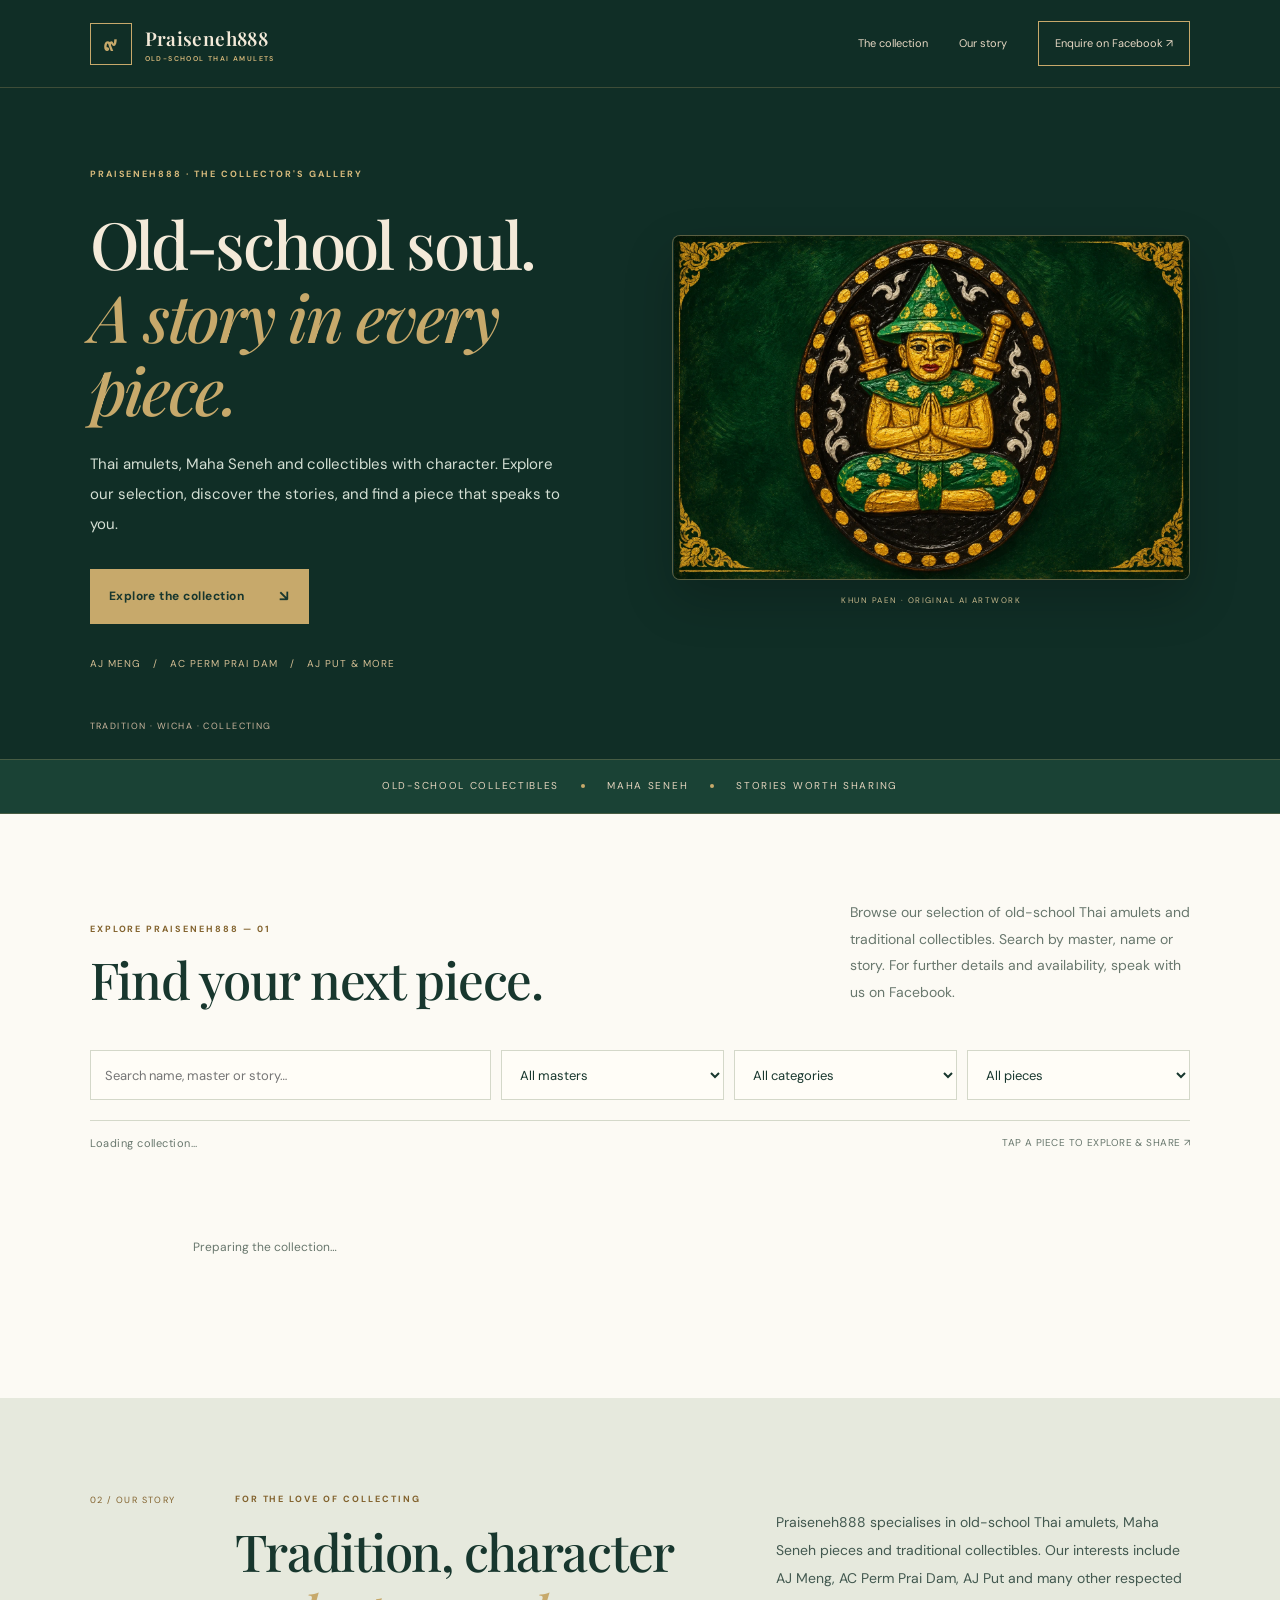
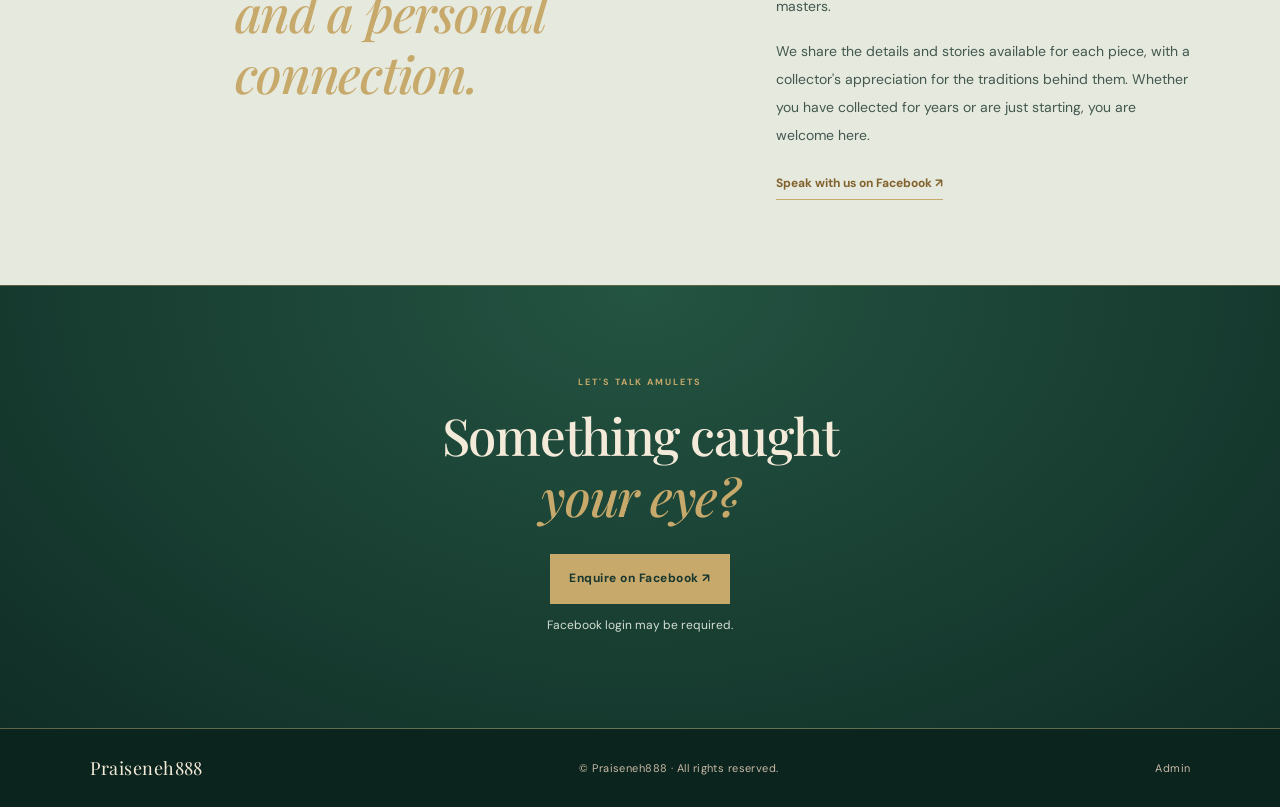
<file: index.html>
<!doctype html>
<html lang="en">
<head>
  <meta charset="UTF-8">
  <meta name="viewport" content="width=device-width, initial-scale=1">
  <meta name="theme-color" content="#123d33">

  <title>Praiseneh888 | Old-School Thai Amulets</title>

  <meta name="description" content="Explore old-school Thai amulets, Maha Seneh pieces and traditional collectibles at Praiseneh888. Featuring AJ Meng, AC Perm Prai Dam, AJ Put and more.">

  <meta name="robots" content="index, follow">

  <link rel="preconnect" href="https://fonts.googleapis.com">
  <link rel="preconnect" href="https://fonts.gstatic.com" crossorigin>

  <link href="https://fonts.googleapis.com/css2?family=DM+Sans:wght@400;500;600;700&family=Playfair+Display:ital,wght@0,500;0,600;0,700;1,500&display=swap" rel="stylesheet">

  <link rel="stylesheet" href="/styles.css?v=emerald4">
</head>

<body>

<header class="site-header">

  <a class="brand" href="/" aria-label="Praiseneh888 home">
    <span class="brand-symbol">๙</span>

    <span class="brand-name">
      Praiseneh888
      <small>OLD-SCHOOL THAI AMULETS</small>
    </span>
  </a>

  <nav id="mainNav">
    <a href="#catalogue">The collection</a>
    <a href="#about">Our story</a>

    <a class="nav-cta"
       href="https://www.facebook.com/profile.php?id=100081192944434"
       target="_blank"
       rel="noopener noreferrer">
      Enquire on Facebook ↗
    </a>
  </nav>

  <button class="menu-toggle"
          id="menuToggle"
          aria-label="Open menu"
          aria-controls="mainNav"
          aria-expanded="false">
    ☰
  </button>

</header>

<main>

  <!-- HERO SECTION -->

  <section class="hero">

    <div class="hero-copy">

      <p class="eyebrow">
        PRAISENEH888 · THE COLLECTOR'S GALLERY
      </p>

      <h1>
        Old-school soul.<br>
        <em>A story in every piece.</em>
      </h1>

      <p class="hero-description">
        Thai amulets, Maha Seneh and collectibles with character.
        Explore our selection, discover the stories, and find a piece
        that speaks to you.
      </p>

      <a class="primary-button" href="#catalogue">
        Explore the collection <span>↘</span>
      </a>

      <p class="hero-masters">
        AJ MENG &nbsp; / &nbsp;
        AC PERM PRAI DAM &nbsp; / &nbsp;
        AJ PUT & MORE
      </p>

    </div>

    <!-- HERO ARTWORK -->

    <figure class="hero-figure">

      <img
        src="/khun-paen-hero.webp?v=3"
        alt="Praiseneh888 original Khun Paen artwork in emerald green and antique gold"
        loading="eager"
        fetchpriority="high">

      <figcaption>
        KHUN PAEN · ORIGINAL AI ARTWORK
      </figcaption>

    </figure>

    <div class="hero-index">
      TRADITION · WICHA · COLLECTING
    </div>

  </section>

  <!-- COLLECTION TICKER -->

  <div class="ticker">

    <span>OLD-SCHOOL COLLECTIBLES</span>
    <i></i>

    <span>MAHA SENEH</span>
    <i></i>

    <span>STORIES WORTH SHARING</span>

  </div>

  <!-- CATALOGUE -->

  <section class="catalogue section" id="catalogue">

    <div class="section-heading">

      <div>
        <p class="eyebrow">
          EXPLORE PRAISENEH888 — 01
        </p>

        <h2>Find your next piece.</h2>
      </div>

      <p class="section-intro">
        Browse our selection of old-school Thai amulets and
        traditional collectibles. Search by master, name or story.
        For further details and availability, speak with us on Facebook.
      </p>

    </div>

    <!-- SEARCH AND FILTERS -->

    <div class="filters">

      <input
        id="searchInput"
        type="search"
        placeholder="Search name, master or story…"
        aria-label="Search catalogue">

      <!-- FIX: MASTER FILTER ADDED -->

      <select
        id="masterFilter"
        aria-label="Filter by master">

        <option value="">All masters</option>

      </select>

      <select
        id="categoryFilter"
        aria-label="Filter by category">

        <option value="">All categories</option>

      </select>

      <select
        id="statusFilter"
        aria-label="Filter by availability">

        <option value="">All pieces</option>
        <option value="available">Available</option>
        <option value="reserved">Reserved</option>
        <option value="sold">Past collection</option>

      </select>

    </div>

    <div class="collection-meta">

      <span id="resultCount" aria-live="polite">
        Loading collection…
      </span>

      <span class="collection-hint">
        TAP A PIECE TO EXPLORE & SHARE ↗
      </span>

    </div>

    <!-- COLLECTION GRID -->

    <div id="catalogueGrid" class="catalogue-grid">

      <div class="loading">
        Preparing the collection…
      </div>

    </div>

    <p id="emptyState" class="empty-state" hidden>
      No pieces match your filters.
    </p>

  </section>

  <!-- ABOUT PRAISENEH888 -->

  <section class="about section" id="about">

    <div class="about-number">
      02 / OUR STORY
    </div>

    <div class="about-content">

      <p class="eyebrow">
        FOR THE LOVE OF COLLECTING
      </p>

      <h2>
        Tradition, character<br>
        <em>and a personal connection.</em>
      </h2>

    </div>

    <div class="about-text">

      <p>
        Praiseneh888 specialises in old-school Thai amulets,
        Maha Seneh pieces and traditional collectibles.
        Our interests include AJ Meng, AC Perm Prai Dam,
        AJ Put and many other respected masters.
      </p>

      <p>
        We share the details and stories available for each piece,
        with a collector's appreciation for the traditions behind them.
        Whether you have collected for years or are just starting,
        you are welcome here.
      </p>

      <a class="text-link"
         href="https://www.facebook.com/profile.php?id=100081192944434"
         target="_blank"
         rel="noopener noreferrer">

        Speak with us on Facebook ↗

      </a>

    </div>

  </section>

  <!-- CONTACT SECTION -->

  <section class="contact-band">

    <p class="eyebrow">
      LET'S TALK AMULETS
    </p>

    <h2>
      Something caught<br>
      <em>your eye?</em>
    </h2>

    <a class="primary-button"
       href="https://www.facebook.com/profile.php?id=100081192944434"
       target="_blank"
       rel="noopener noreferrer">

      Enquire on Facebook ↗

    </a>

    <p class="contact-note">
      Facebook login may be required.
    </p>

  </section>

</main>

<!-- FOOTER -->

<footer>

  <a class="footer-brand" href="/">
    Praiseneh888
  </a>

  <span>
    © <span id="year"></span>
    Praiseneh888 · All rights reserved.
  </span>

  <a href="/admin.html">
    Admin
  </a>

</footer>

<!-- AMULET DETAIL MODAL -->

<div class="modal" id="detailModal" aria-hidden="true">

  <div class="modal-backdrop" data-close></div>

  <div class="modal-panel">

    <button
      class="modal-close"
      data-close
      aria-label="Close">
      ×
    </button>

    <div id="modalContent"></div>

  </div>

</div>

<!-- WEBSITE JAVASCRIPT -->

<script type="module" src="/app.js?v=emerald5"></script>
</body>
</html>
</file>
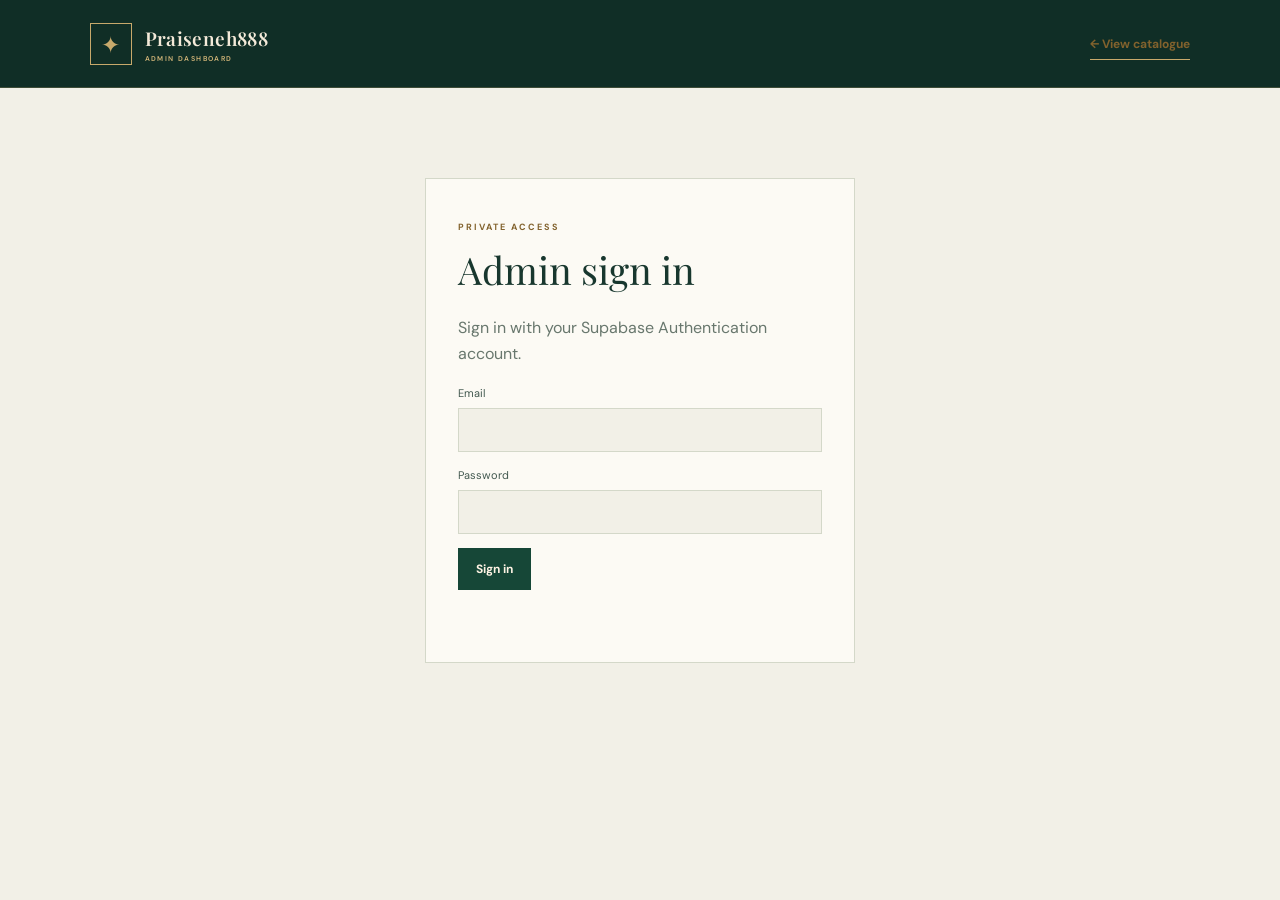
<file: admin.html>
<!doctype html>
<html lang="en">
<head>
  <meta charset="UTF-8">
  <meta name="viewport" content="width=device-width, initial-scale=1">
  <meta name="theme-color" content="#102e26">
  <meta name="robots" content="noindex, nofollow">
  <title>Admin | Praiseneh888</title>
  <link rel="preconnect" href="https://fonts.googleapis.com">
  <link rel="preconnect" href="https://fonts.gstatic.com" crossorigin>
  <link href="https://fonts.googleapis.com/css2?family=DM+Sans:wght@400;500;600;700&family=Playfair+Display:ital,wght@0,500;0,600;0,700;1,500&display=swap" rel="stylesheet">
  <link rel="stylesheet" href="/styles.css?v=emerald4">
  <link rel="stylesheet" href="/admin-fixes.css?v=admin5">
</head>
<body class="admin-page">
  <header class="site-header">
    <a class="brand" href="/" aria-label="Praiseneh888 home">
      <span class="brand-mark">✦</span>
      <span>Praiseneh888<small>ADMIN DASHBOARD</small></span>
    </a>
    <a class="text-link" href="/">← View catalogue</a>
  </header>
  <main class="admin-wrap">
    <section id="loginPanel" class="admin-login">
      <p class="eyebrow">PRIVATE ACCESS</p>
      <h1>Admin sign in</h1>
      <p class="muted">Sign in with your Supabase Authentication account.</p>
      <form id="loginForm">
        <label for="email">Email<input type="email" id="email" required autocomplete="username"></label>
        <label for="password">Password<input type="password" id="password" required autocomplete="current-password"></label>
        <button class="gold-button" type="submit">Sign in</button>
        <p id="loginMessage" class="form-message" role="status" aria-live="polite"></p>
      </form>
    </section>

    <section id="dashboard" hidden>
      <div class="admin-title">
        <div><p class="eyebrow">COLLECTION MANAGEMENT</p><h1>Your catalogue</h1></div>
        <button class="outline-button" id="signOut" type="button">Sign out</button>
      </div>
      <div class="admin-columns">
        <form id="amuletForm" class="editor">
          <h2 id="formHeading">Add a piece</h2>
          <input type="hidden" id="itemId">
          <label for="itemName">Amulet / item name<input id="itemName" required maxlength="140"></label>
          <label for="master">Master / maker<input id="master" maxlength="140"></label>
          <label for="category">Category<input id="category" maxlength="80" placeholder="e.g. Khun Paen, Lersi, Takrut"></label>
          <label for="description">Description / write-up<textarea id="description" rows="8" placeholder="Write or paste your description here..."></textarea></label>
          <p class="muted tiny">No automatic spaces are added. Paragraph breaks you type are kept.</p>
          <div class="form-row">
            <label for="priceMode">Price display<select id="priceMode"><option value="price">Show price (SGD)</option><option value="pm">PM FOR PRICE</option></select></label>
            <label for="price">Price (SGD)<input id="price" type="number" min="0" step="0.01" placeholder="e.g. 188"></label>
          </div>
          <label for="status">Availability<select id="status"><option value="available">Available</option><option value="reserved">Reserved</option><option value="sold">Past collection</option></select></label>
          <label for="photos">Photos<input id="photos" type="file" accept="image/*" multiple></label>
          <p class="muted tiny">Select multiple photos. New photos will be added to existing photos when editing.</p>
          <div id="photoPreview" aria-label="Photo previews"></div>
          <div class="form-row">
            <button class="gold-button" id="saveButton" type="submit">Save piece</button>
            <button class="outline-button" id="clearForm" type="button">Clear</button>
          </div>
          <p id="editorMessage" class="form-message" role="status" aria-live="polite"></p>
        </form>

        <section class="admin-list" aria-labelledby="listTitle">
          <div class="list-heading"><h2 id="listTitle">Existing pieces</h2><span id="adminCount" class="muted"></span></div>
          <div class="admin-list-controls">
            <label for="adminSearch">Find an amulet
              <input id="adminSearch" type="search" placeholder="Search name, master, category..." autocomplete="off">
            </label>
            <label for="adminStatus">Show
              <select id="adminStatus"><option value="">All statuses</option><option value="available">Available</option><option value="reserved">Reserved</option><option value="sold">Past collection</option></select>
            </label>
          </div>
          <div id="adminItems"><p class="muted">Loading listings...</p></div>
          <nav id="adminPagination" class="admin-pagination" aria-label="Amulet listing pages" hidden>
            <button type="button" id="prevPage" class="outline-button">← Previous</button>
            <span id="pageInfo" aria-live="polite"></span>
            <button type="button" id="nextPage" class="outline-button">Next →</button>
          </nav>
        </section>
      </div>
    </section>
  </main>
  <script type="module" src="/admin.js?v=admin5"></script>
</body>
</html>
</file>
<file: styles.css>
/* ==========================================
   PRAISENEH888 - EMERALD & GOLD DESIGN
   Complete website and admin stylesheet
========================================== */

:root {
  --paper: #f2f0e7;
  --paper2: #e3e7dc;
  --white: #fcfaf4;
  --ink: #18372e;
  --ink2: #42584f;
  --muted: #68776d;
  --line: #d4d8c9;
  --gold: #c7a96b;
  --gold-dark: #82622d;
  --burgundy: #164737;
  --burgundy2: #102e26;

  --serif: "Playfair Display", Georgia, serif;
  --sans: "DM Sans", Arial, sans-serif;
}

/* ==========================================
   GLOBAL
========================================== */

* {
  box-sizing: border-box;
}

html {
  scroll-behavior: smooth;
}

body {
  margin: 0;
  background: var(--paper);
  color: var(--ink);
  font-family: var(--sans);
  line-height: 1.65;
}

a {
  color: inherit;
  text-decoration: none;
}

button,
input,
textarea,
select {
  font-family: inherit;
}

button {
  cursor: pointer;
}

[hidden] {
  display: none !important;
}

section[id] {
  scroll-margin-top: 108px;
}

/* ==========================================
   HEADER
========================================== */

.site-header {
  height: 88px;
  padding: 0 7vw;
  display: flex;
  align-items: center;
  justify-content: space-between;
  border-bottom: 1px solid #c7a96b40;
  background: var(--burgundy2);
  color: #f4ead9;
  position: sticky;
  top: 0;
  z-index: 10;
}

.brand {
  display: flex;
  align-items: center;
  gap: 13px;
}

.brand-symbol,
.brand-mark {
  width: 42px;
  height: 42px;
  border: 1px solid var(--gold);
  display: grid;
  place-items: center;
  color: var(--gold);
  font: 23px var(--serif);
  flex-shrink: 0;
}

.brand-name,
.brand > span:not(.brand-mark) {
  font: 600 19px var(--serif);
  letter-spacing: .02em;
}

.brand-name small,
.brand > span small {
  display: block;
  font: 600 7px var(--sans);
  letter-spacing: .2em;
  color: #d4b779;
  margin-top: 3px;
}

.site-header nav {
  display: flex;
  gap: 31px;
  align-items: center;
  font-size: 11px;
  color: #e7d8c4;
}

.site-header nav a:hover {
  color: var(--gold);
}

.nav-cta {
  border: 1px solid var(--gold);
  padding: 12px 16px;
}

.menu-toggle {
  display: none;
  background: none;
  color: #f4ead9;
  border: 0;
  font-size: 24px;
}

/* ==========================================
   TYPOGRAPHY
========================================== */

.eyebrow {
  color: var(--gold-dark);
  font-size: 9px;
  letter-spacing: .22em;
  font-weight: 700;
}

.hero .eyebrow {
  color: #d8bb7d;
}

.hero .eyebrow span {
  display: inline-block;
  width: 24px;
  height: 1px;
  background: var(--gold);
  vertical-align: middle;
  margin-right: 9px;
}

/* ==========================================
   HERO
========================================== */

.hero {
  min-height: 650px;
  padding: 70px 7vw 75px;
  position: relative;
  display: grid;
  grid-template-columns: 1.05fr 1fr;
  align-items: center;
  gap: 3vw;
  overflow: hidden;
  background: var(--burgundy2);
  color: #f4ead9;
}

.hero-copy {
  position: relative;
  z-index: 1;
  max-width: 710px;
}

.hero h1 {
  font: clamp(44px, 5.1vw, 74px)/1.12 var(--serif);
  font-weight: 500;
  letter-spacing: -.035em;
  margin: 24px 0;
}

.hero h1 em,
.section h2 em,
.contact-band h2 em {
  color: var(--gold);
  font-weight: 500;
}

.hero-description {
  color: #d4dfd4;
  font-size: 15px;
  line-height: 2;
  max-width: 490px;
  margin: 0 0 30px;
}

.hero-masters {
  font-size: 10px;
  letter-spacing: .1em;
  color: #d3be94;
  margin-top: 30px;
  line-height: 2;
}

.hero-figure {
  margin: 0;
  position: relative;
  align-self: stretch;
  display: flex;
  flex-direction: column;
  justify-content: center;
  min-width: 0;
}

.hero-figure img {
  width: 100%;
  aspect-ratio: 1.5;
  object-fit: contain;
  object-position: center;
  background: var(--burgundy2);
  border: 1px solid #c7a96b66;
  border-radius: 8px;
  box-shadow: 0 20px 50px #0003;
}

.hero-figure figcaption {
  text-align: center;
  font-size: 8px;
  letter-spacing: .18em;
  color: #c7b98c;
  padding-top: 14px;
}

.hero-index {
  position: absolute;
  bottom: 25px;
  left: 7vw;
  font-size: 9px;
  letter-spacing: .16em;
  color: #cbb69e;
}

/* ==========================================
   BUTTONS
========================================== */

.primary-button {
  display: inline-flex;
  align-items: center;
  justify-content: space-between;
  gap: 35px;
  background: var(--gold);
  color: #18372e;
  padding: 15px 19px;
  font-size: 12px;
  font-weight: 700;
  letter-spacing: .04em;
  transition: .2s;
  border: 0;
  min-height: 48px;
  cursor: pointer;
  white-space: normal;
}

.primary-button:hover {
  background: #dfc78e;
}

.primary-button span {
  font-size: 15px;
}

.text-link {
  display: inline-block;
  color: var(--gold-dark);
  font-size: 12px;
  font-weight: 700;
  margin-top: 8px;
  border-bottom: 1px solid var(--gold);
  padding-bottom: 5px;
}

.outline-button {
  background: transparent;
  border: 1px solid var(--line);
  color: var(--ink);
  padding: 11px 15px;
  cursor: pointer;
}

/* ==========================================
   TICKER
========================================== */

.ticker {
  min-height: 55px;
  border-block: 1px solid #c7a96b40;
  display: flex;
  align-items: center;
  justify-content: center;
  gap: 22px;
  font-size: 10px;
  letter-spacing: .17em;
  color: #e4d4be;
  background: #1a4235;
  flex-wrap: wrap;
  padding: 12px;
}

.ticker i {
  width: 4px;
  height: 4px;
  background: var(--gold);
  border-radius: 50%;
}

/* ==========================================
   GENERAL SECTIONS
========================================== */

.section {
  padding: 85px 7vw;
}

.section-heading {
  display: grid;
  grid-template-columns: 1fr 340px;
  gap: 40px;
  align-items: end;
  margin-bottom: 40px;
}

.section h2,
.contact-band h2 {
  font: clamp(34px, 4vw, 51px)/1.2 var(--serif);
  font-weight: 500;
  letter-spacing: -.025em;
  margin: 12px 0 0;
}

.section-intro {
  font-size: 14px;
  line-height: 1.9;
  color: var(--muted);
  margin: 0 0 5px;
}

/* ==========================================
   SPECIALITY CARDS
========================================== */

.specialities {
  background: #e3e7dc;
}

.speciality-grid {
  display: grid;
  grid-template-columns: repeat(4, minmax(0, 1fr));
  gap: 13px;
}

.speciality-card {
  position: relative;
  min-height: 250px;
  padding: 27px 22px;
  background: #fcfaf4;
  border: 1px solid var(--line);
  overflow: hidden;
}

.speciality-card:after {
  content: "";
  position: absolute;
  width: 120px;
  height: 120px;
  border: 1px solid #c5a66c55;
  transform: rotate(45deg);
  right: -70px;
  bottom: -70px;
}

.speciality-no {
  position: absolute;
  right: 19px;
  top: 15px;
  font: italic 18px var(--serif);
  color: #b08c50;
}

.speciality-card h3 {
  font: 25px/1.2 var(--serif);
  font-weight: 500;
  margin: 10px 0 13px;
  color: var(--burgundy);
}

.speciality-card p:not(.eyebrow) {
  font-size: 10px;
  line-height: 1.8;
  color: var(--muted);
}

.speciality-feature {
  background: var(--burgundy);
  color: #f4ead9;
}

.speciality-feature h3,
.speciality-feature .eyebrow {
  color: #f4ead9;
}

/* ==========================================
   CATALOGUE
========================================== */

.catalogue {
  background: var(--white);
}

.filters {
  display: grid;
  grid-template-columns: 1.8fr 1fr 1fr 1fr;
  gap: 10px;
  margin-bottom: 20px;
}

.filters input,
.filters select,
input,
textarea,
select {
  width: 100%;
  background: var(--paper);
  border: 1px solid var(--line);
  color: var(--ink);
  padding: 13px 14px;
  border-radius: 0;
  font: 12px var(--sans);
  outline: none;
}

.filters input,
.filters select {
  font-size: 13px;
  min-height: 50px;
  background: #fffdf7;
}

.filters input:focus,
.filters select:focus,
input:focus,
textarea:focus,
select:focus {
  border-color: var(--gold-dark);
}

.collection-meta {
  display: flex;
  justify-content: space-between;
  align-items: center;
  gap: 16px;
  flex-wrap: wrap;
  padding: 13px 0;
  border-top: 1px solid var(--line);
  font-size: 11px;
  letter-spacing: .04em;
  color: var(--muted);
  margin-bottom: 18px;
}

.collection-hint {
  font-size: 10px;
}

.clear-filters {
  padding: 10px 16px !important;
  background: var(--burgundy) !important;
  color: #fff8e7 !important;
  border: 0 !important;
  margin: 0 0 0 12px !important;
  font-size: 12px !important;
  cursor: pointer;
}

.catalogue-grid {
  display: grid;
  grid-template-columns: repeat(3, minmax(0, 1fr));
  gap: 25px;
}

.amulet-card {
  background: #f3eee4;
  border: 1px solid #e2d7c6;
  cursor: pointer;
  transition: transform .25s, border-color .25s;
  overflow: hidden;
}

.amulet-card:hover {
  transform: translateY(-4px);
  border-color: #b99a61;
}

.card-image {
  height: 340px;
  background: #e7e8dd;
  display: grid;
  place-items: center;
  overflow: hidden;
}

.card-image img {
  width: 100%;
  height: 100%;
  object-fit: contain;
  padding: 12px;
  transition: transform .5s;
}

.amulet-card:hover .card-image img {
  transform: scale(1.035);
}

.image-placeholder {
  font: 68px var(--serif);
  color: #a18a64;
}

.card-body {
  padding: 19px 20px 17px;
}

.card-kicker {
  font-size: 10px;
  letter-spacing: .17em;
  color: var(--gold-dark);
  text-transform: uppercase;
}

.card-body h3 {
  font: 23px var(--serif);
  font-weight: 500;
  margin: 8px 0;
  color: var(--burgundy);
}

.card-body p {
  font-size: 13px;
  line-height: 1.8;
  color: var(--muted);
  margin: 0 0 17px;
  display: -webkit-box;
  -webkit-line-clamp: 2;
  -webkit-box-orient: vertical;
  overflow: hidden;
}

.card-bottom {
  display: flex;
  justify-content: space-between;
  align-items: center;
  border-top: 1px solid var(--line);
  padding-top: 13px;
  font-size: 13px;
}

.price {
  color: var(--burgundy);
  font-weight: 700;
  letter-spacing: .03em;
}

.status {
  font-size: 10px;
  text-transform: uppercase;
  letter-spacing: .12em;
  padding: 5px 8px;
  border: 1px solid var(--line);
  color: var(--muted);
}

.status.available {
  color: #52634f;
  border-color: #b9c5b3;
}

.status.reserved {
  color: #96743d;
  border-color: #d7c49f;
}

.status.sold {
  color: #958d83;
}

.loading,
.empty-state {
  text-align: center;
  color: var(--muted);
  padding: 55px;
  font-size: 12px;
}

/* ==========================================
   ABOUT
========================================== */

.about {
  display: grid;
  grid-template-columns: 100px 1.2fr 1fr;
  gap: 45px;
  align-items: start;
  background: #e6e9dd;
}

.about-number {
  font-size: 9px;
  letter-spacing: .16em;
  color: var(--gold-dark);
  padding-top: 10px;
}

.about-content h2 {
  margin-top: 14px;
}

.about-text {
  padding-top: 25px;
}

.about-text p {
  font-size: 14px;
  line-height: 2;
  color: var(--ink2);
  margin: 0 0 17px;
}

/* ==========================================
   CONTACT
========================================== */

.contact-band {
  text-align: center;
  padding: 80px 20px;
  background: radial-gradient(
    ellipse at top,
    #245442,
    #102e26
  );
  color: #f4ead9;
  border-block: 1px solid #c7a96b66;
}

.contact-band .eyebrow {
  color: var(--gold);
}

.contact-band h2 {
  margin: 15px 0 27px;
}

.contact-note {
  font-size: 12px;
  color: #d4dfd4;
}

/* ==========================================
   FOOTER
========================================== */

footer {
  display: flex;
  justify-content: space-between;
  align-items: center;
  padding: 27px 7vw;
  background: #0c241e;
  color: #c8b8a5;
  font-size: 11px;
  letter-spacing: .04em;
}

.footer-brand {
  font: 18px var(--serif);
  color: #f4ead9;
}

/* ==========================================
   DETAIL MODAL
========================================== */

.modal {
  display: none;
  position: fixed;
  inset: 0;
  z-index: 30;
  align-items: center;
  justify-content: center;
  padding: 20px;
}

.modal.open {
  display: flex;
}

.modal-backdrop {
  position: absolute;
  inset: 0;
  background: #171612b8;
  backdrop-filter: blur(4px);
}

.modal-panel {
  position: relative;
  max-width: 1050px;
  width: 100%;
  max-height: 90vh;
  overflow: auto;
  background: var(--white);
  border: 1px solid var(--gold);
  padding: 34px;
}

.modal-close {
  position: absolute;
  right: 15px;
  top: 9px;
  background: none;
  border: 0;
  color: var(--ink);
  font-size: 28px;
  cursor: pointer;
  z-index: 2;
}

.modal-detail {
  display: grid;
  grid-template-columns: 1fr 1fr;
  gap: 30px;
}

.modal-detail img {
  width: 100%;
  max-height: 480px;
  object-fit: contain;
  background: var(--paper);
  margin-bottom: 8px;
}

.modal-detail h2 {
  font: 32px var(--serif);
  margin: 8px 0;
  color: var(--burgundy);
}

.modal-detail p {
  color: var(--ink2);
  font-size: 14px;
  line-height: 1.9;
  white-space: normal;
}

.modal-detail p[style] {
  white-space: pre-wrap;
}

.modal-detail .price {
  color: var(--gold-dark);
}

/* ==========================================
   ADMIN PAGE
========================================== */

.admin-page {
  min-height: 100vh;
  background: var(--paper);
}

.admin-page .site-header {
  position: static;
}

.admin-wrap {
  max-width: 1200px;
  margin: auto;
  padding: 60px 24px;
}

.admin-login {
  max-width: 430px;
  margin: 30px auto;
  background: var(--white);
  border: 1px solid var(--line);
  padding: 32px;
}

.admin-login h1,
.admin-title h1 {
  font: 38px var(--serif);
  margin: 5px 0 20px;
}

.admin-login label,
.editor label {
  display: block;
  font-size: 11px;
  color: var(--ink2);
  margin: 14px 0;
}

.admin-login input,
.editor input,
.editor textarea,
.editor select {
  display: block;
  margin-top: 6px;
}

.admin-columns {
  display: grid;
  grid-template-columns: 390px 1fr;
  gap: 30px;
}

.editor {
  background: var(--white);
  border: 1px solid var(--line);
  padding: 24px;
  height: max-content;
  min-width: 0;
}

.editor h2,
.admin-list h2 {
  font: 25px var(--serif);
  margin: 0 0 18px;
}

.form-row {
  display: grid;
  grid-template-columns: 1fr 1fr;
  gap: 12px;
}

.form-row label {
  margin-top: 0;
}

.admin-title,
.list-heading {
  display: flex;
  justify-content: space-between;
  align-items: center;
  margin-bottom: 25px;
}

.admin-item {
  display: flex;
  gap: 14px;
  align-items: center;
  padding: 13px;
  background: var(--white);
  border-bottom: 1px solid var(--line);
  min-width: 0;
}

.admin-thumb {
  width: 65px;
  height: 65px;
  object-fit: cover;
  background: var(--paper2);
  flex-shrink: 0;
}

.admin-item-info {
  flex: 1;
  min-width: 0;
}

.admin-item-info strong {
  display: block;
  font: 18px var(--serif);
  overflow-wrap: anywhere;
}

.admin-item-info small {
  display: block;
  color: var(--muted);
  font-size: 10px;
  overflow-wrap: anywhere;
}

.admin-actions {
  display: flex;
  gap: 8px;
  flex-wrap: wrap;
}

.admin-actions button {
  background: transparent;
  border: 1px solid var(--line);
  color: var(--ink);
  padding: 8px 11px;
  cursor: pointer;
  font-size: 11px;
}

.admin-actions button:hover,
.outline-button:hover {
  background: var(--paper2);
}

.form-message {
  font-size: 11px;
  color: var(--gold-dark);
  min-height: 18px;
  overflow-wrap: anywhere;
}

.tiny {
  font-size: 10px;
}

.admin-page .muted {
  color: var(--muted);
}

.admin-page .gold-button {
  background: var(--burgundy);
  color: #fff4e4;
  padding: 13px 18px;
  border: 0;
  cursor: pointer;
  font-size: 12px;
  font-weight: 700;
  transition: .2s;
}

.admin-page .gold-button:hover {
  background: #245442;
}

.admin-page button:disabled {
  opacity: .55;
  cursor: not-allowed;
}

/* ==========================================
   PHOTO UPLOAD
========================================== */

#photos {
  display: block;
  width: 100%;
  min-height: 48px;
  padding: 10px;
  margin-top: 8px;
  background: #fffdf7;
  border: 1px solid var(--line);
  color: var(--ink);
  cursor: pointer;
  position: relative;
  z-index: 1;
  pointer-events: auto;
}

#photos::file-selector-button {
  background: var(--burgundy);
  color: #fff4e4;
  border: 0;
  padding: 10px 13px;
  margin-right: 12px;
  cursor: pointer;
  font-family: var(--sans);
  font-size: 11px;
}

#photos::file-selector-button:hover {
  background: #245442;
}

#photoPreview {
  display: flex;
  flex-wrap: wrap;
  gap: 10px;
  margin-top: 12px;
  position: relative;
  z-index: 1;
}

#photoPreview img {
  width: 85px;
  height: 85px;
  object-fit: cover;
  border-radius: 8px;
  border: 1px solid var(--gold);
  background: var(--paper2);
}

/* ==========================================
   ACCESSIBILITY
========================================== */

.amulet-card:focus-visible,
a:focus-visible,
button:focus-visible,
input:focus-visible,
select:focus-visible {
  outline: 3px solid #b18a40;
  outline-offset: 4px;
}

/* ==========================================
   TABLET
========================================== */

@media (max-width: 950px) {

  .speciality-grid {
    grid-template-columns: repeat(2, minmax(0, 1fr));
  }

  .hero {
    grid-template-columns: 1fr 1fr;
    padding: 65px 7vw;
  }

  .hero h1 {
    font-size: 47px;
  }

  .section {
    padding: 75px 7vw;
  }

  .filters {
    grid-template-columns: 1fr 1fr;
  }

  .catalogue-grid {
    grid-template-columns: repeat(2, minmax(0, 1fr));
  }

  .about {
    grid-template-columns: 1fr 1fr;
    gap: 25px;
  }

  .about-number {
    grid-column: 1 / -1;
  }

  .about-text {
    grid-column: auto;
  }

  .admin-columns {
    grid-template-columns: 1fr;
  }

}

/* ==========================================
   MOBILE
========================================== */

@media (max-width: 600px) {

  .site-header {
    height: 72px;
    padding: 0 5vw;
  }

  .site-header nav {
    display: none;
    position: absolute;
    top: 72px;
    left: 0;
    right: 0;
    background: var(--burgundy2);
    padding: 22px;
    flex-direction: column;
    border-bottom: 1px solid var(--gold-dark);
  }

  .site-header nav.open {
    display: flex;
  }

  .menu-toggle {
    display: block;
  }

  .hero {
    display: flex;
    flex-direction: column;
    padding: 46px 6vw 65px;
    gap: 28px;
    min-height: 0;
    align-items: stretch;
  }

  .hero h1 {
    font-size: 44px;
  }

  .hero-description {
    font-size: 14px;
  }

  .hero-figure {
    width: 100%;
    max-width: 390px;
    align-self: center;
  }

  .hero-figure img {
    aspect-ratio: 1.25;
  }

  .hero-masters {
    font-size: 9px;
  }

  .hero-index {
    left: 6vw;
    font-size: 8px;
    bottom: 18px;
  }

  .ticker {
    gap: 9px;
    font-size: 8px;
    letter-spacing: .1em;
  }

  .section {
    padding: 55px 6vw;
  }

  .section-heading {
    grid-template-columns: 1fr;
    gap: 10px;
  }

  .section h2,
  .contact-band h2 {
    font-size: 36px;
  }

  .speciality-grid {
    grid-template-columns: 1fr;
  }

  .speciality-card {
    min-height: 205px;
  }

  .filters {
    grid-template-columns: 1fr 1fr;
  }

  .filters input {
    grid-column: 1 / -1;
  }

  .filters select {
    font-size: 12px;
    padding: 12px 8px;
  }

  #statusFilter {
    grid-column: 1 / -1;
  }

  .collection-hint {
    display: none;
  }

  .collection-meta {
    font-size: 11px;
  }

  .catalogue-grid {
    grid-template-columns: 1fr;
    gap: 16px;
  }

  .card-image {
    height: 340px;
  }

  .about {
    display: block;
  }

  .about-content {
    margin: 24px 0;
  }

  .about-content h2 {
    font-size: 39px;
  }

  .contact-band {
    padding: 65px 20px;
  }

  footer {
    padding: 23px 6vw;
    gap: 12px;
    flex-wrap: wrap;
  }

  .footer-brand {
    width: 100%;
  }

  .modal-panel {
    max-height: 92dvh;
    padding: 40px 18px 24px;
  }

  .modal-detail {
    grid-template-columns: 1fr;
    gap: 16px;
  }

  .form-row {
    grid-template-columns: 1fr;
  }

  .admin-wrap {
    padding: 35px 16px;
  }

  .admin-title {
    align-items: flex-start;
  }

  .admin-item {
    flex-wrap: wrap;
  }

  .admin-actions {
    width: 100%;
  }

  .admin-actions button {
    flex: 1;
  }

  .admin-login {
    padding: 24px;
  }

  #photoPreview img {
    width: 72px;
    height: 72px;
  }

}
</file>
<file: admin-fixes.css>
/* Admin-only usability improvements. Loaded AFTER existing styles.css. */
.admin-page .admin-columns { align-items: start; }
.admin-page .editor { min-width: 0; }
.admin-page .editor textarea#description {
  display: block;
  width: 100%;
  min-height: 210px;
  padding: 13px 14px;
  line-height: 1.6;
  white-space: pre-wrap;
  overflow-wrap: anywhere;
  resize: vertical;
  tab-size: 2;
}
.admin-page .admin-list { min-width: 0; }
.admin-page .admin-list-controls {
  display: grid;
  grid-template-columns: minmax(0, 1.6fr) minmax(140px, 1fr);
  gap: 12px;
  margin-bottom: 16px;
  padding: 15px;
  background: var(--white, #fcfaf4);
  border: 1px solid var(--line, #d4d8c9);
}
.admin-page .admin-list-controls label { font-size: 11px; color: var(--ink2, #42584f); }
.admin-page .admin-list-controls input,
.admin-page .admin-list-controls select { display: block; margin-top: 6px; min-height: 44px; }
.admin-page .admin-pagination {
  display: flex;
  align-items: center;
  justify-content: space-between;
  flex-wrap: wrap;
  gap: 10px;
  margin-top: 20px;
  padding: 16px 0;
  border-top: 1px solid var(--line, #d4d8c9);
}
.admin-page .admin-pagination[hidden] { display: none !important; }
.admin-page #pageInfo { font-size: 12px; color: var(--ink2, #42584f); }
.admin-page .admin-pagination button:disabled { opacity: .4; cursor: not-allowed; }
.admin-page .admin-item-info { min-width: 0; }
.admin-page .admin-item-info strong { overflow-wrap: anywhere; }
.admin-page #photos { display: block; width: 100%; min-height: 45px; position: relative; z-index: 1; cursor: pointer; }
.admin-page #photos::file-selector-button { background: #164737; color: white; border: none; padding: 9px 12px; margin-right: 10px; cursor: pointer; }
.admin-page #photoPreview { display: flex; flex-wrap: wrap; gap: 10px; margin: 12px 0 20px; }
.admin-page #photoPreview img { width: 85px; height: 85px; object-fit: cover; border: 1px solid var(--line, #d4d8c9); border-radius: 6px; }
.admin-page .admin-item .admin-actions button { cursor: pointer; }
@media(max-width:600px) {
  .admin-page .admin-list-controls { grid-template-columns: 1fr; }
  .admin-page .admin-pagination { justify-content: center; }
  .admin-page .admin-pagination button { flex: 1; }
  .admin-page #pageInfo { width: 100%; order: -1; text-align: center; }
}
</file>
